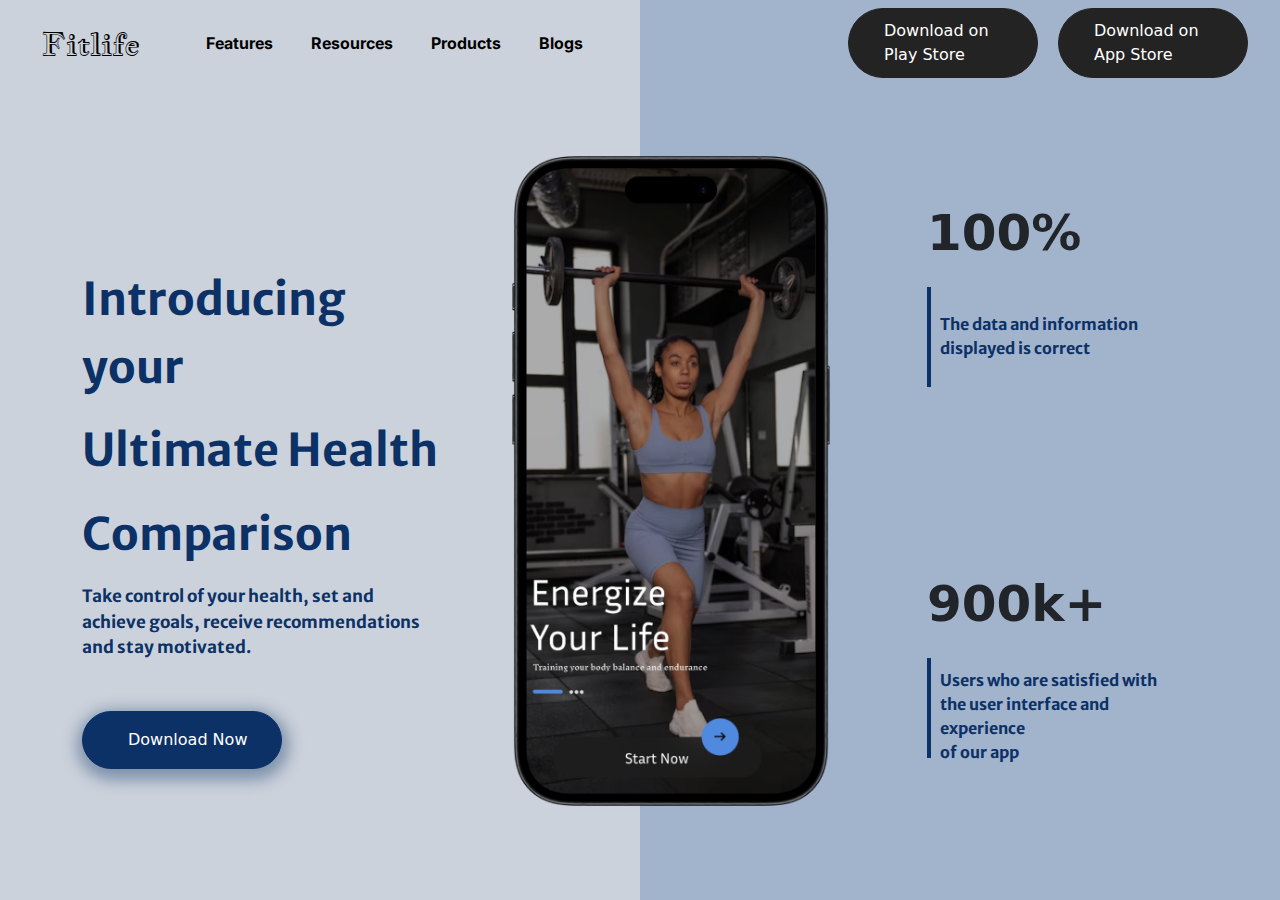
<file: Fit-Life/index.html>
<!DOCTYPE html>
<html lang="en">
<head>
    <meta charset="UTF-8">
    <meta name="viewport" content="width=device-width, initial-scale=1.0">
    <title>Fit-Life</title>
    <link rel="shortcut icon" href="favicon.ico" type="img/Frame.png">
    <link href="https://cdn.jsdelivr.net/npm/bootstrap@5.3.3/dist/css/bootstrap.min.css" rel="stylesheet" integrity="sha384-QWTKZyjpPEjISv5WaRU9OFeRpok6YctnYmDr5pNlyT2bRjXh0JMhjY6hW+ALEwIH" crossorigin="anonymous">
    <link rel="stylesheet" href="https://cdnjs.cloudflare.com/ajax/libs/font-awesome/6.6.0/css/all.min.css" integrity="sha512-Kc323vGBEqzTmouAECnVceyQqyqdsSiqLQISBL29aUW4U/M7pSPA/gEUZQqv1cwx4OnYxTxve5UMg5GT6L4JJg==" crossorigin="anonymous" referrerpolicy="no-referrer" />
    <link rel="stylesheet" href="style.css">
    <link rel="shortcut icon" href="img/Frame.png" type="">
    <link rel="preconnect" href="https://fonts.googleapis.com">
    <link rel="preconnect" href="https://fonts.gstatic.com" crossorigin>
    <link href="https://fonts.googleapis.com/css2?family=Jacques+Francois+Shadow&display=swap" rel="stylesheet">
    <link href="https://fonts.googleapis.com/css2?family=Inter:ital,opsz,wght@0,14..32,100..900;1,14..32,100..900&display=swap" rel="stylesheet">
    <link href="https://fonts.googleapis.com/css2?family=Inter:ital,opsz,wght@0,14..32,100..900;1,14..32,100..900&family=Merriweather+Sans:ital,wght@0,300..800;1,300..800&display=swap" rel="stylesheet">
</head>
<body>


    <!-- navbar -->
    <nav class="navbar navbar-expand-lg">
        <div class="container-fluid">
          <a class="navbar-brand" href="#" id="fit" style="padding-left: 30px;">Fitlife</a>
          <button class="navbar-toggler" type="button" data-bs-toggle="collapse" data-bs-target="#navbarTogglerDemo02" aria-controls="navbarTogglerDemo02" aria-expanded="false" aria-label="Toggle navigation">
            <span class="navbar-toggler-icon"></span>
          </button>
          <div class="collapse navbar-collapse" id="navbarTogglerDemo02">
            <ul class="navbar-nav me-auto mb-2 mb-lg-0">
              <li class="nav-item" id="navv">
                <a class="nav-link active" aria-current="page" href="#" style="padding-left: 50px;">Features</a>
              </li>
              <li class="nav-item" id="navv">
                <a class="nav-link" href="#" style="padding-left: 30px; color: black;">Resources</a>
              </li>
              <li class="nav-item" id="navv">
                <a class="nav-link" href="#" style="padding-left: 30px; color: black;">Products</a>
              </li>

              <li class="nav-item" id="navv">
                <a class="nav-link" href="#" style="padding-left: 30px; color: black;">Blogs</a>
              </li>
              
            </ul>
            <!-- download section -->
           <div class="downloadbody">
            <div class="download">
              <div>
                <i class="fa-brands fa-google-play" style="font-size: 28px; margin-top: 9px;"></i>
              </div>
              <div style="padding-left: 10px;">
                <span>Download on</span><br>
                <span>Play Store</span>
              </div>
            </div>

            <div class="download" style="margin-left: 20px;">
              <div>
                <i class="fa-brands fa-apple" style="font-size: 28px; margin-top: 9px;"></i>
              </div>
              <div style="padding-left: 10px;">
                <span>Download on</span><br>
                <span>App Store</span>
              </div>
            </div>
            
           </div>
          </div>
        </div>
      </nav>

      <!-- about us -->
      <div class="container" style="margin-top: 30px;">
       <div class="row">
          <div class="col-md-4" style="margin-top: 150px;">
          <div class="dd">
            <p>Introducing your </p>
              <p>Ultimate Health </p>
              <p>Comparison</p>
          </div>
          <div class="sub-text">
            <p>Take control of your health, set and achieve goals, 
              receive recommendations and stay motivated.</p>
          </div>
            <div class="down">
              Download Now
            </div>
        </div>
      <div class="col-md-3" style="margin-left: 50px; margin-top: 40px;">
        <img src="img/Frame.png" alt="" height="650px">
      </div>
      <div class="col-md-3" style="margin-left: 130px;margin-top: 40px;">
        <div style="margin-top: 40px;">
          <div><p class="percent">100%</p></div>
          <div style="display: flex;">
            <div style="width: 3px; border: 2px solid#0b3166; height: 100px;"></div>
            <div>
              <p class="per">The data and information <br>displayed is correct</p>
            </div>
          </div>
        </div>

        <div style="margin-top: 180px;">
          <div><p class="percent">900k+</p></div>
          <div style="display: flex;">
            <div style="width: 3px; border: 2px solid#0b3166; height: 100px;"></div>
            <div>
              <p class="perr">Users who are satisfied with <br>the user interface and experience <br>of our app</p>
            </div>
          </div>
        </div>
      </div>
        </div>
      </div>


<script src="https://cdn.jsdelivr.net/npm/@popperjs/core@2.11.8/dist/umd/popper.min.js" integrity="sha384-I7E8VVD/ismYTF4hNIPjVp/Zjvgyol6VFvRkX/vR+Vc4jQkC+hVqc2pM8ODewa9r" crossorigin="anonymous"></script>
<script src="https://cdn.jsdelivr.net/npm/bootstrap@5.3.3/dist/js/bootstrap.min.js" integrity="sha384-0pUGZvbkm6XF6gxjEnlmuGrJXVbNuzT9qBBavbLwCsOGabYfZo0T0to5eqruptLy" crossorigin="anonymous"></script>
</body>
</html>
</file>
<file: Fit-Life/style.css>
body{
    background: linear-gradient(90deg, #ccd2db 50%, #a2b3cc 50%);
}
#fit{
    
        font-family: "Jacques Francois Shadow", serif;
        font-weight: 400;
        font-style: normal;
        font-size: 30px;
}

 
#navv {
  font-family: "Inter", sans-serif;
  font-optical-sizing: auto;
  font-weight: bold;
  font-style: normal;
  color: black;
}
.dd{
       font-family: "Merriweather Sans", sans-serif;
        font-optical-sizing: auto;
        font-weight: bold;
        font-style: normal;
        font-size: 45px;
        color: #0b3166;
}
 .downloadbody{
        display: flex;
        margin-right: 20px;
        
 }

 .download{
        display: flex;
        border: 1px solid rgb(36, 35, 35);
        padding: 10px;
        width: 190px;
        background-color: rgb(36, 35, 35);
        color: white;
        border-radius: 40px;
        padding-left: 25px;
 }

 .sub-text{
        
       font-family: "Merriweather Sans", sans-serif;
       font-optical-sizing: auto;
       font-weight: bold;
       font-style: normal;
       font-size: 17px;
       color: #0b3166;
 }

 .down{
        border: 1px solid #0b3166;
        margin-top: 50px;
        padding: 16px;
        width: 200px;
        background-color: #0b3166;
        color: white;
        border-radius: 40px;
        padding-left: 45px;
        box-shadow: 1px 5px 15px 6px rgba(11,49,102,0.4);
        -webkit-box-shadow: 1px 5px 15px 6px rgba(11,49,102,0.4);
        -moz-box-shadow: 1px 5px 15px 6px rgba(11,49,102,0.4);
 }

 .per{
       font-family: "Merriweather Sans", sans-serif;
       font-optical-sizing: auto;
       font-weight: bold;
       font-style: normal;
       font-size: 16px;
       color: #0b3166;
       padding-top: 25px;
       padding-left: 9px;
 }
 .perr{
       font-family: "Merriweather Sans", sans-serif;
       font-optical-sizing: auto;
       font-weight: bold;
       font-style: normal;
       font-size: 16px;
       color: #0b3166;
       padding-top: 10px;
       padding-left: 9px;
 }


 .percent{
       font-size: 50px;
       font-weight: bold;
 }
</file>
